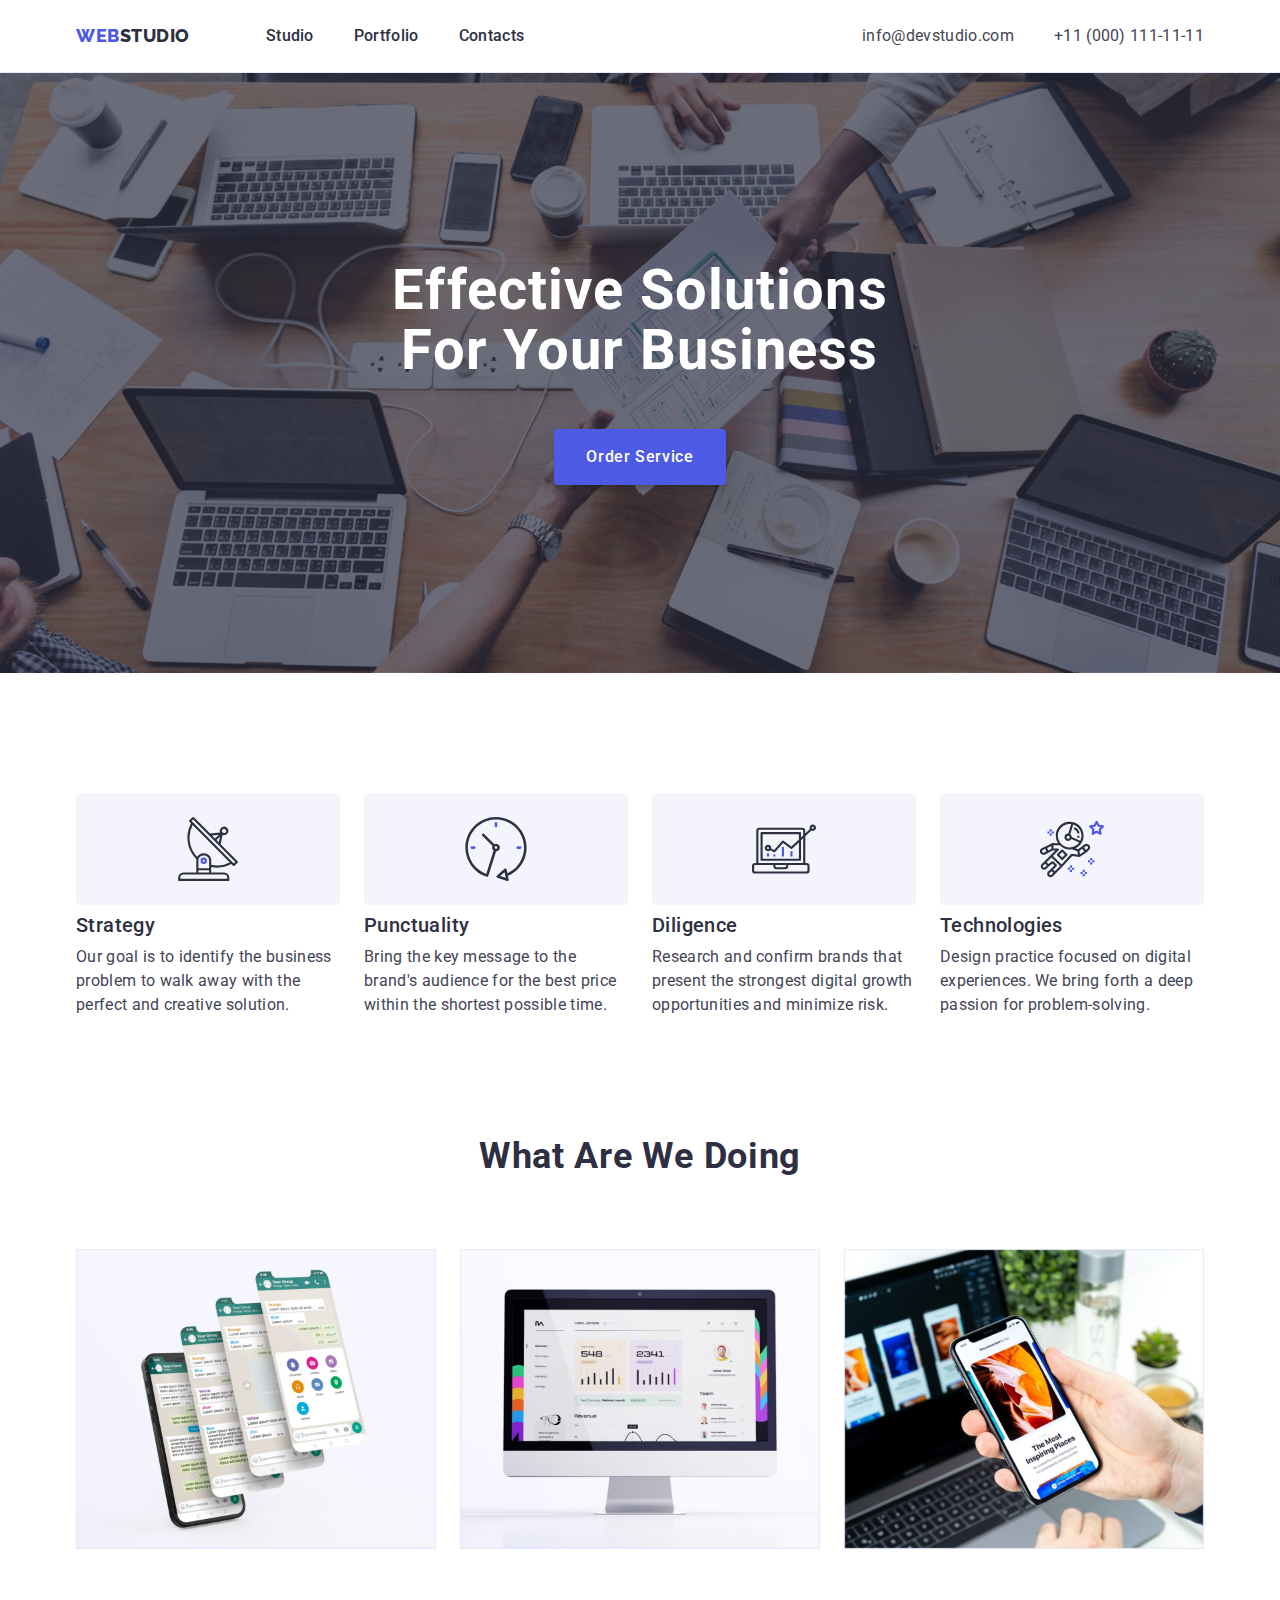
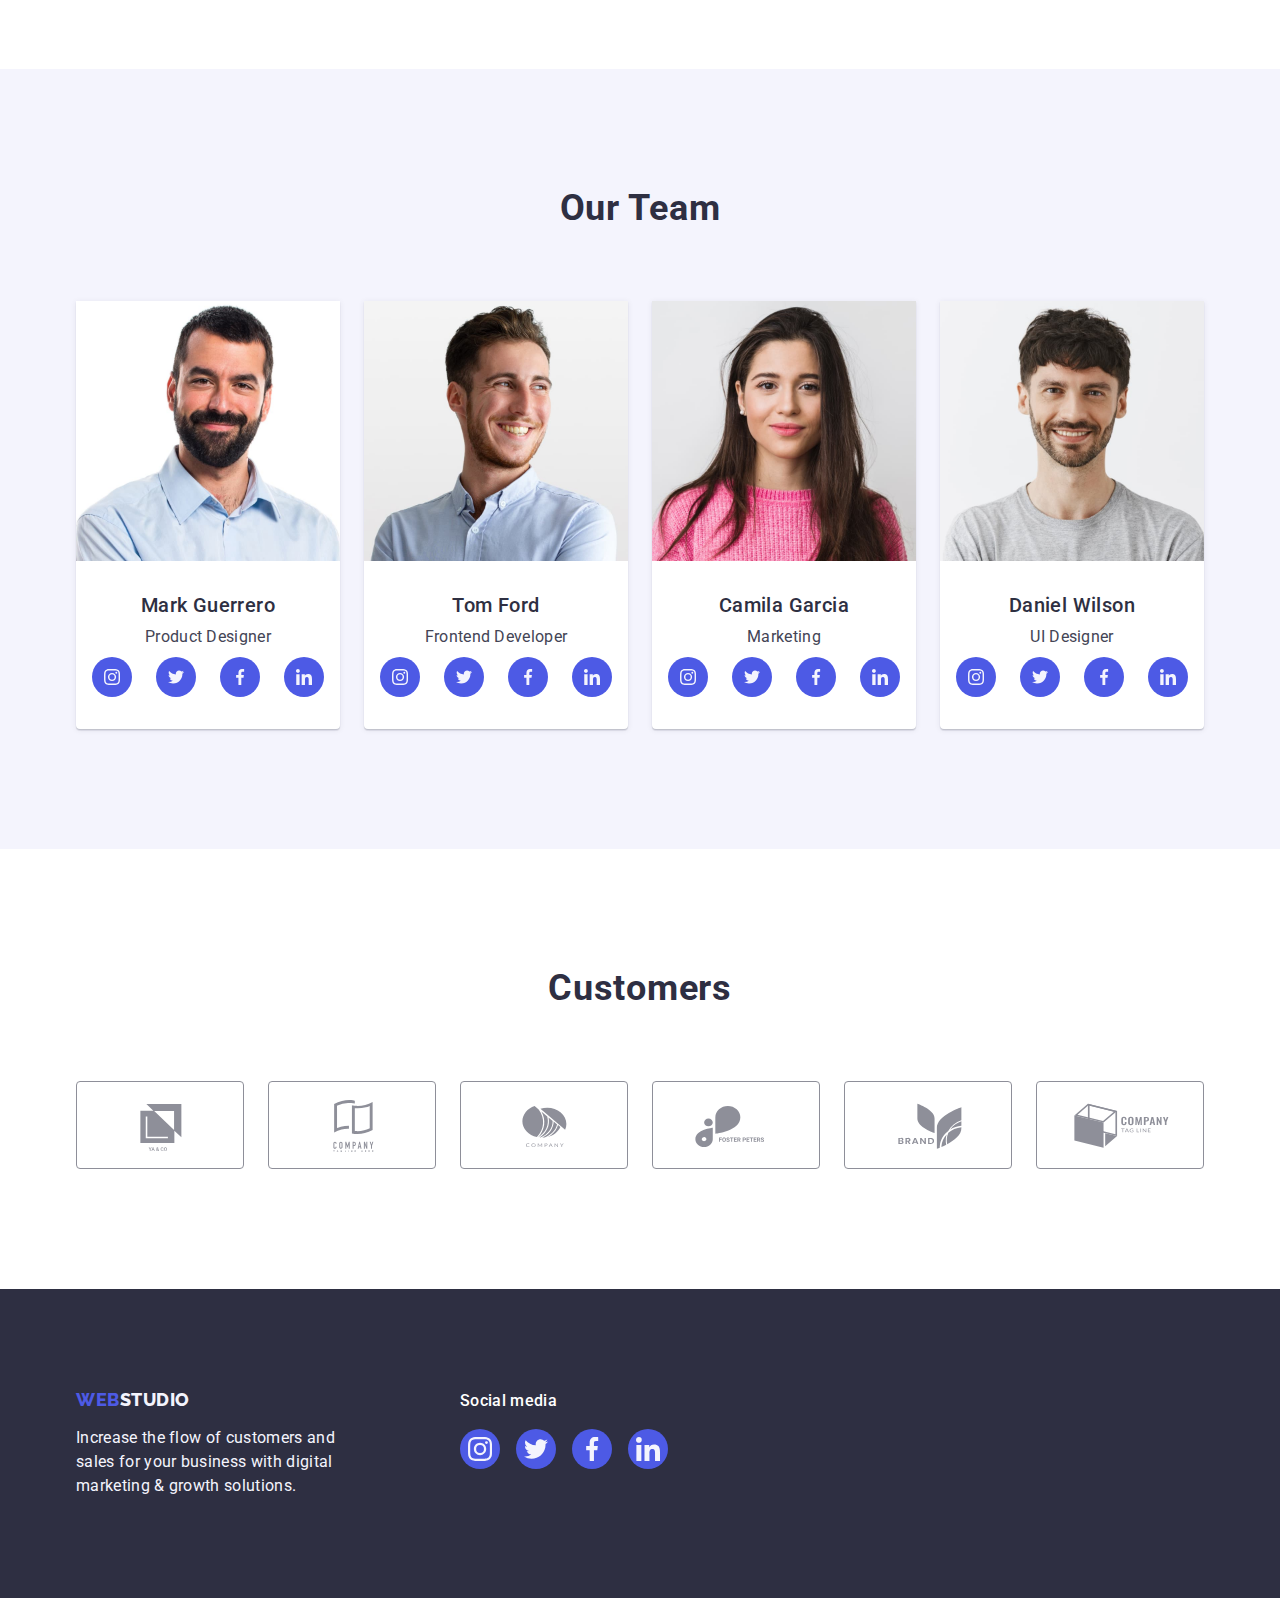
<file: index.html>
<!DOCTYPE html>
<html lang="en">
    <head>
        <meta charset="UTF-8" />
        <meta http-equiv="X-UA-Compatible" content="IE=edge" />
        <meta name="viewport" content="width=device-width, initial-scale=1.0" />
        <title>Document</title>
        <link rel="preconnect" href="https://fonts.googleapis.com" />
        <link rel="preconnect" href="https://fonts.gstatic.com" crossorigin />
        <link
            rel="stylesheet"
            href="https://cdn.jsdelivr.net/npm/modern-normalize@1.1.0/modern-normalize.min.css"
        />
        <link
            href="https://fonts.googleapis.com/css2?family=Raleway:wght@800&family=Roboto:wght@400;500;700&display=swap"
            rel="stylesheet"
        />
        <link rel="stylesheet" href="./css/style.css" />
    </head>
    <body>
        <header class="header">
            <div class="container">
                <nav class="nav">
                    <a class="link logo" href="./index.html"
                        ><span class="accent">Web</span>Studio</a
                    >
                    <ul class="site-nav list">
                        <li><a class="link" href="./index.html">Studio</a></li>
                        <li><a class="link" href="./portfolio.html">Portfolio</a></li>
                        <li><a class="link" href="">Contacts</a></li>
                    </ul>
                </nav>
                <address class="contacts">
                    <ul class="list">
                        <li>
                            <a class="link" href="mailto:info@devstudio.com">info@devstudio.com</a>
                        </li>
                        <li><a class="link" href="tel:+110001111111">+11 (000) 111-11-11</a></li>
                    </ul>
                </address>
            </div>
        </header>
        <main>
            <section class="hero">
                <div class="container">
                    <h1 class="title">Effective Solutions for Your Business</h1>
                    <button class="btn" type="button">Order Service</button>
                </div>
            </section>
            <section class="about">
                <div class="container">
                    <h2 class="visually-hidden">About the company</h2>
                    <ul class="list">
                        <li class="item">
                            <div class="thumb">
                                <svg class="icon" width="64" height="64">
                                    <use href="./images/icons.svg#antenna"></use>
                                </svg>
                            </div>
                            <h3 class="subtitle">Strategy</h3>
                            <p class="text">
                                Our goal is to identify the business problem to walk away with the
                                perfect and creative solution.
                            </p>
                        </li>
                        <li class="item">
                            <div class="thumb">
                                <svg class="icon" width="64" height="64">
                                    <use href="./images/icons.svg#clock"></use>
                                </svg>
                            </div>
                            <h3 class="subtitle">Punctuality</h3>
                            <p class="text">
                                Bring the key message to the brand's audience for the best price
                                within the shortest possible time.
                            </p>
                        </li>
                        <li class="item">
                            <div class="thumb">
                                <svg class="icon" width="64" height="64">
                                    <use href="./images/icons.svg#diagram"></use>
                                </svg>
                            </div>
                            <h3 class="subtitle">Diligence</h3>
                            <p class="text">
                                Research and confirm brands that present the strongest digital
                                growth opportunities and minimize risk.
                            </p>
                        </li>
                        <li class="item">
                            <div class="thumb">
                                <svg class="icon" width="64" height="64">
                                    <use href="./images/icons.svg#astronaut"></use>
                                </svg>
                            </div>
                            <h3 class="subtitle">Technologies</h3>
                            <p class="text">
                                Design practice focused on digital experiences. We bring forth a
                                deep passion for problem-solving.
                            </p>
                        </li>
                    </ul>
                </div>
            </section>
            <section class="work">
                <div class="container">
                    <h2 class="title">What are we doing</h2>
                    <ul class="list">
                        <li class="item">
                            <img
                                src="./images/studio/img2.jpg"
                                alt="app"
                                width="360"
                                height="300"
                            />
                        </li>
                        <li class="item">
                            <img
                                src="./images/studio/img1.jpg"
                                alt="site"
                                width="360"
                                height="300"
                            />
                        </li>
                        <li class="item">
                            <img
                                src="./images/studio/img3.jpg"
                                alt="Design"
                                width="360"
                                height="300"
                            />
                        </li>
                    </ul>
                </div>
            </section>
            <section class="team">
                <div class="container">
                    <h2 class="title">Our Team</h2>
                    <ul class="list">
                        <li class="team-item">
                            <img
                                src="./images/studio/mark.jpg"
                                alt="foto"
                                width="264"
                                height="260"
                            />
                            <div class="desc">
                                <h3 class="subtitle">Mark Guerrero</h3>
                                <p class="text">Product Designer</p>
                                <ul class="social-links list">
                                    <li class="social-link">
                                        <a class="link" href="" aria-label="instagram">
                                            <svg class="social-icon" width="16" height="16">
                                                <use href="./images/icons.svg#instagram"></use>
                                            </svg>
                                        </a>
                                    </li>
                                    <li class="social-link">
                                        <a class="link" href="" aria-label="twitter">
                                            <svg class="social-icon" width="16" height="16">
                                                <use href="./images/icons.svg#twitter"></use>
                                            </svg>
                                        </a>
                                    </li>
                                    <li class="social-link">
                                        <a class="link" href="" aria-label="facebook">
                                            <svg class="social-icon" width="16" height="16">
                                                <use href="./images/icons.svg#facebook"></use>
                                            </svg>
                                        </a>
                                    </li>
                                    <li class="social-link">
                                        <a class="link" href="" aria-label="linkedin">
                                            <svg class="social-icon" width="16" height="16">
                                                <use href="./images/icons.svg#linkedin"></use>
                                            </svg>
                                        </a>
                                    </li>
                                </ul>
                            </div>
                        </li>
                        <li class="team-item">
                            <img
                                src="./images/studio/tom.jpg"
                                alt="foto"
                                width="264"
                                height="260"
                            />
                            <div class="desc">
                                <h3 class="subtitle">Tom Ford</h3>
                                <p class="text">Frontend Developer</p>
                                <ul class="social-links list">
                                    <li class="social-link">
                                        <a class="link" href="" aria-label="instagram">
                                            <svg class="social-icon" width="16" height="16">
                                                <use href="./images/icons.svg#instagram"></use>
                                            </svg>
                                        </a>
                                    </li>
                                    <li class="social-link">
                                        <a class="link" href="" aria-label="twitter">
                                            <svg class="social-icon" width="16" height="16">
                                                <use href="./images/icons.svg#twitter"></use>
                                            </svg>
                                        </a>
                                    </li>
                                    <li class="social-link">
                                        <a class="link" href="" aria-label="facebook">
                                            <svg class="social-icon" width="16" height="16">
                                                <use href="./images/icons.svg#facebook"></use>
                                            </svg>
                                        </a>
                                    </li>
                                    <li class="social-link">
                                        <a class="link" href="" aria-label="linkedin">
                                            <svg class="social-icon" width="16" height="16">
                                                <use href="./images/icons.svg#linkedin"></use>
                                            </svg>
                                        </a>
                                    </li>
                                </ul>
                            </div>
                        </li>
                        <li class="team-item">
                            <img
                                src="./images/studio/camila.jpg"
                                alt="foto"
                                width="264"
                                height="260"
                            />
                            <div class="desc">
                                <h3 class="subtitle">Camila Garcia</h3>
                                <p class="text">Marketing</p>
                                <ul class="social-links list">
                                    <li class="social-link">
                                        <a class="link" href="" aria-label="instagram">
                                            <svg class="social-icon" width="16" height="16">
                                                <use href="./images/icons.svg#instagram"></use>
                                            </svg>
                                        </a>
                                    </li>
                                    <li class="social-link">
                                        <a class="link" href="" aria-label="twitter">
                                            <svg class="social-icon" width="16" height="16">
                                                <use href="./images/icons.svg#twitter"></use>
                                            </svg>
                                        </a>
                                    </li>
                                    <li class="social-link">
                                        <a class="link" href="" aria-label="facebook">
                                            <svg class="social-icon" width="16" height="16">
                                                <use href="./images/icons.svg#facebook"></use>
                                            </svg>
                                        </a>
                                    </li>
                                    <li class="social-link">
                                        <a class="link" href="" aria-label="linkedin">
                                            <svg class="social-icon" width="16" height="16">
                                                <use href="./images/icons.svg#linkedin"></use>
                                            </svg>
                                        </a>
                                    </li>
                                </ul>
                            </div>
                        </li>
                        <li class="team-item">
                            <img
                                src="./images/studio/daniel.jpg"
                                alt="foto"
                                width="264"
                                height="260"
                            />
                            <div class="desc">
                                <h3 class="subtitle">Daniel Wilson</h3>
                                <p class="text">UI Designer</p>
                                <ul class="social-links list">
                                    <li class="social-link">
                                        <a class="link" href="" aria-label="instagram">
                                            <svg class="social-icon" width="16" height="16">
                                                <use href="./images/icons.svg#instagram"></use>
                                            </svg>
                                        </a>
                                    </li>
                                    <li class="social-link">
                                        <a class="link" href="" aria-label="twitter">
                                            <svg class="social-icon" width="16" height="16">
                                                <use href="./images/icons.svg#twitter"></use>
                                            </svg>
                                        </a>
                                    </li>
                                    <li class="social-link">
                                        <a class="link" href="" aria-label="facebook">
                                            <svg class="social-icon" width="16" height="16">
                                                <use href="./images/icons.svg#facebook"></use>
                                            </svg>
                                        </a>
                                    </li>
                                    <li class="social-link">
                                        <a class="link" href="" aria-label="linkedin">
                                            <svg class="social-icon" width="16" height="16">
                                                <use href="./images/icons.svg#linkedin"></use>
                                            </svg>
                                        </a>
                                    </li>
                                </ul>
                            </div>
                        </li>
                    </ul>
                </div>
            </section>
            <section class="clients">
                <div class="container">
                    <h2 class="title">Customers</h2>
                    <ul class="list">
                        <li class="client"><a href="" class="link">
                            <svg class="icon" width="104" height="56">
                              <use href="./images/icons.svg#company"></use>
                            </svg>
                        </a></li>
                        <li class="client"><a href="" class="link">
                            <svg class="icon" width="104" height="56">
                              <use href="./images/icons.svg#company-1"></use>
                            </svg>
                        </a></li>
                        <li class="client"><a href="" class="link">
                            <svg class="icon" width="104" height="56">
                              <use href="./images/icons.svg#company-2"></use>
                            </svg>
                        </a></li>
                        <li class="client"><a href="" class="link">
                            <svg class="icon" width="104" height="56">
                              <use href="./images/icons.svg#company-3"></use>
                            </svg>
                        </a></li>
                        <li class="client"><a href="" class="link">
                            <svg class="icon" width="104" height="56">
                              <use href="./images/icons.svg#company-4"></use>
                            </svg>
                        </a></li>
                        <li class="client"><a href="" class="link">
                            <svg class="icon" width="104" height="56">
                              <use href="./images/icons.svg#company-5"></use>
                            </svg>
                        </a></li>
                    </ul>
                </div>
            </section>
        </main>
        <footer class="footer">
            <div class="container">
                <div class="slogan">
                    <a class="link logo" href="./index.html"><span class="accent">Web</span>Studio</a>
                    <p class="text">
                        Increase the flow of customers and sales for your business with digital
                        marketing & growth solutions.
                    </p>
                </div>
                <div class="social-media">
                    <p class="caption">Social media</p>
                    <ul class="social-links list">
                        <li class="social-link">
                            <a class="link" href="" aria-label="instagram">
                                <svg class="social-icon" width="24" height="24">
                                    <use href="./images/icons.svg#instagram"></use>
                                </svg>
                            </a>
                        </li>
                        <li class="social-link">
                            <a class="link" href="" aria-label="twitter">
                                <svg class="social-icon" width="24" height="24">
                                    <use href="./images/icons.svg#twitter"></use>
                                </svg>
                            </a>
                        </li>
                        <li class="social-link">
                            <a class="link" href="" aria-label="facebook">
                                <svg class="social-icon" width="24" height="24">
                                    <use href="./images/icons.svg#facebook"></use>
                                </svg>
                            </a>
                        </li>
                        <li class="social-link">
                            <a class="link" href="" aria-label="linkedin">
                                <svg class="social-icon" width="24" height="24">
                                    <use href="./images/icons.svg#linkedin"></use>
                                </svg>
                            </a>
                        </li>
                    </ul>
                </div>
            </div>
        </footer>
    </body>   
</html>
</file>
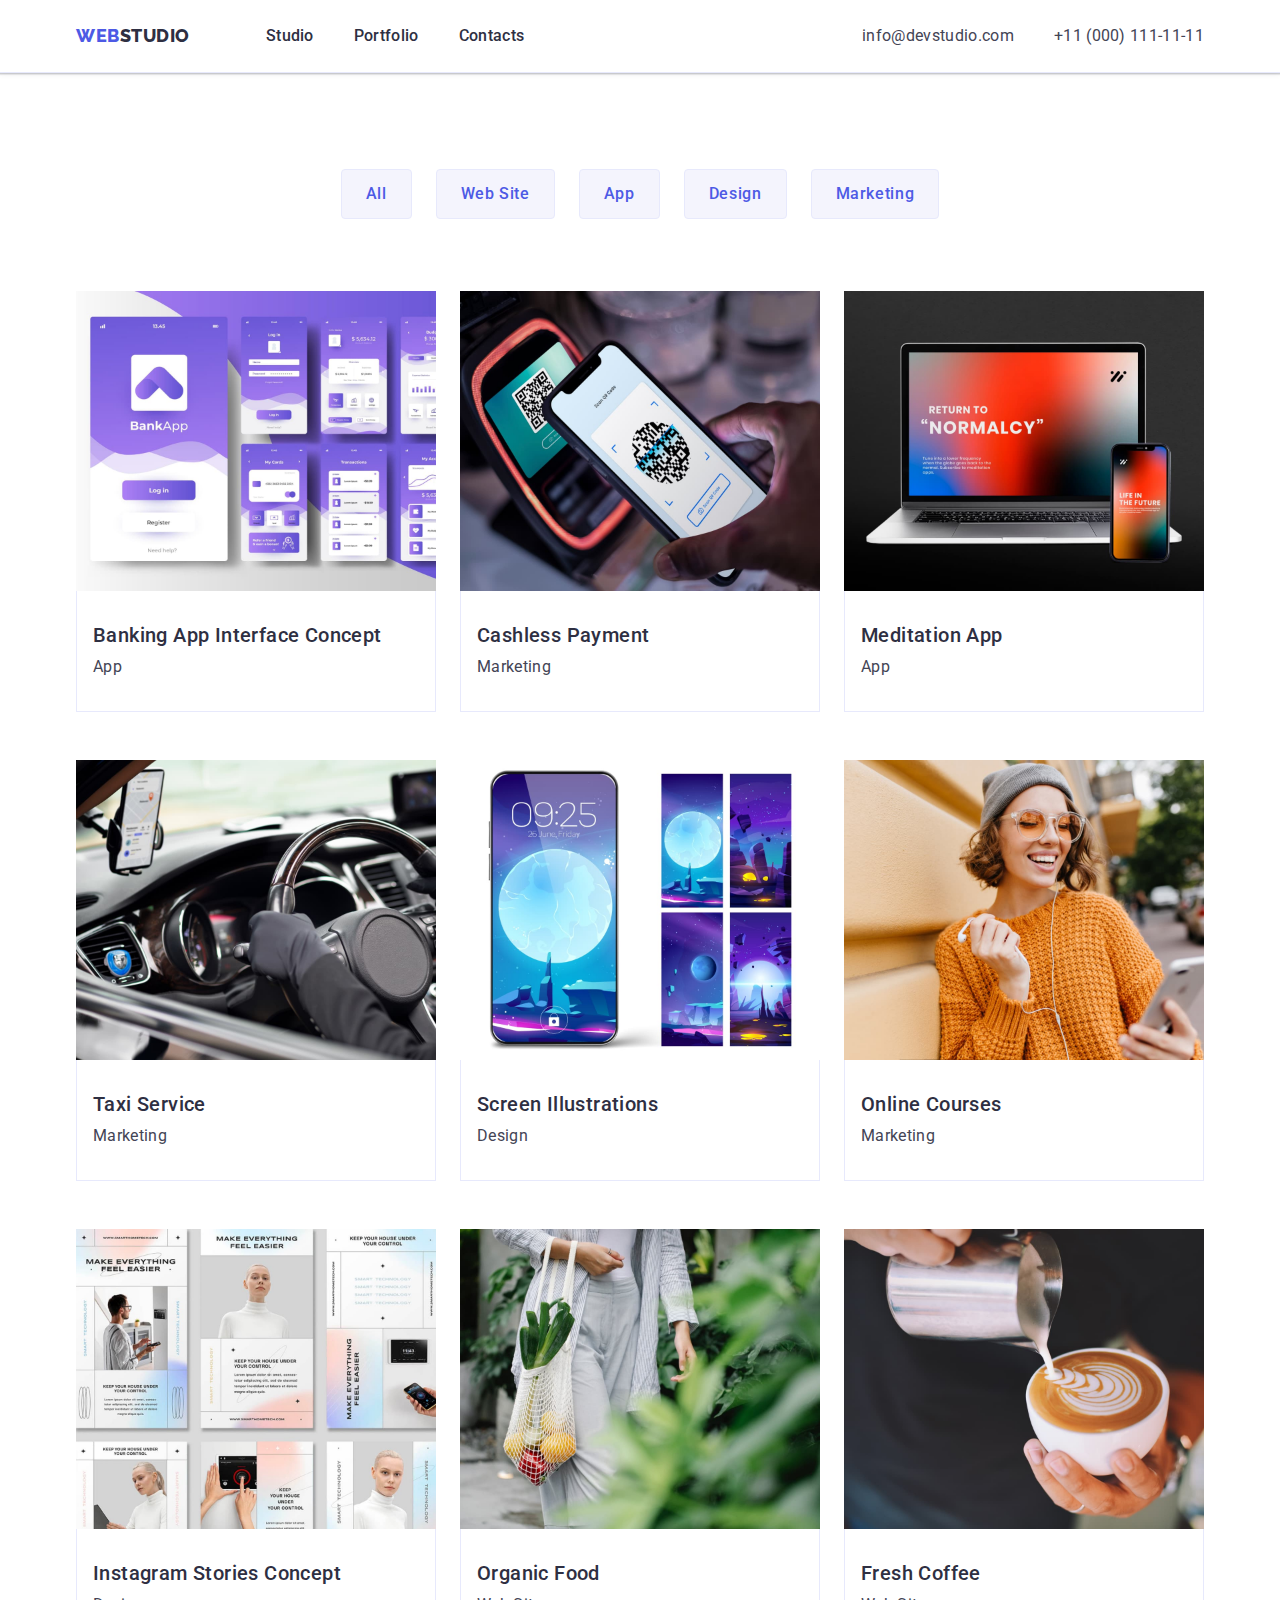
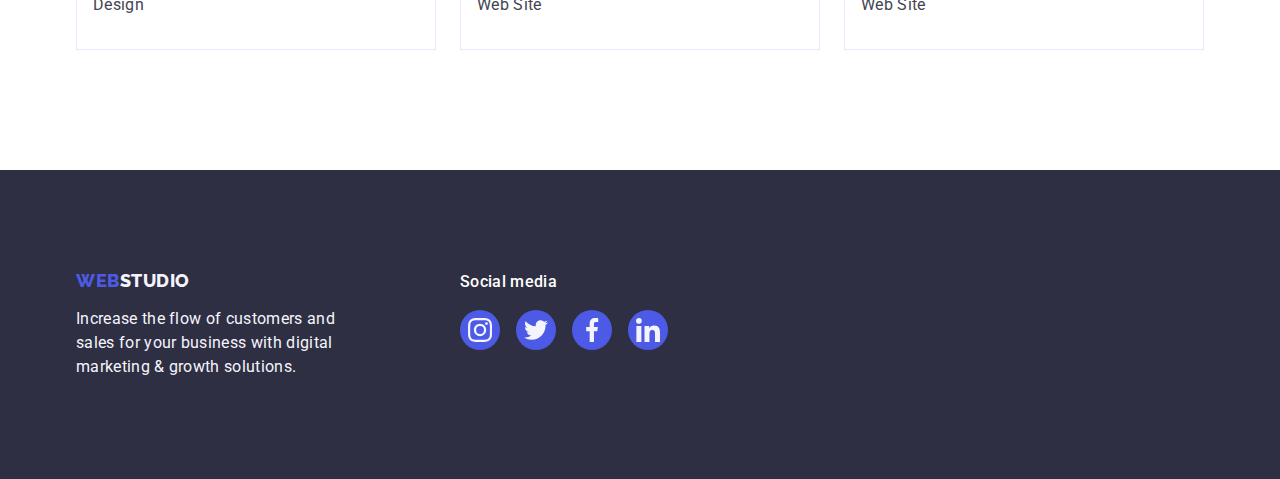
<file: portfolio.html>
<!DOCTYPE html>
<html lang="en">
    <head>
        <meta charset="UTF-8" />
        <meta http-equiv="X-UA-Compatible" content="IE=edge" />
        <meta name="viewport" content="width=device-width, initial-scale=1.0" />
        <title>Document</title>
        <link rel="preconnect" href="https://fonts.googleapis.com" />
        <link rel="preconnect" href="https://fonts.gstatic.com" crossorigin />
        <link
            rel="stylesheet"
            href="https://cdn.jsdelivr.net/npm/modern-normalize@1.1.0/modern-normalize.min.css"
        />
        <link
            href="https://fonts.googleapis.com/css2?family=Raleway:wght@800&family=Roboto:wght@400;500;700&display=swap"
            rel="stylesheet"
        />
        <link rel="stylesheet" href="./css/style.css" />
    </head>
    <body>
        <header class="header">
            <div class="container">
                <nav class="nav">
                    <a class="link logo" href="./index.html"
                        ><span class="accent">Web</span>Studio</a
                    >
                    <ul class="site-nav list">
                        <li><a class="link" href="./index.html">Studio</a></li>
                        <li><a class="link" href="./portfolio.html">Portfolio</a></li>
                        <li><a class="link" href="">Contacts</a></li>
                    </ul>
                </nav>
                <address class="contacts">
                    <ul class="list">
                        <li>
                            <a class="link" href="mailto:info@devstudio.com">info@devstudio.com</a>
                        </li>
                        <li><a class="link" href="tel:+110001111111">+11 (000) 111-11-11</a></li>
                    </ul>
                </address>
            </div>
        </header>
        <main>
            <section class="portfolio">
                <div class="container">
                    <h1 class="visually-hidden">Our work</h1>
                    <ul class="list filter">
                        <li><button class="btn" type="button">All</button></li>
                        <li><button class="btn" type="button">Web Site</button></li>
                        <li><button class="btn" type="button">App</button></li>
                        <li><button class="btn" type="button">Design</button></li>
                        <li><button class="btn" type="button">Marketing</button></li>
                    </ul>
                    <ul class="work-card list">
                        <li class="card">
                            <a class="link" href="">
                                <img
                                    class="img"
                                    src="./images/portfolio/img-8.jpg"
                                    alt="product"
                                    width="360"
                                    height="300"
                                />
                                <div class="desc">
                                    <h2 class="subtitle">Banking App Interface Concept</h2>
                                    <p class="text">App</p>
                                </div>
                            </a>
                        </li>
                        <li class="card">
                            <a class="link" href="">
                                <img
                                    class="img"
                                    src="./images/portfolio/img-7.jpg"
                                    alt="product"
                                    width="360"
                                    height="300"
                                />
                                <div class="desc">
                                    <h2 class="subtitle">Cashless Payment</h2>
                                    <p class="text">Marketing</p>
                                </div>
                            </a>
                        </li>
                        <li class="card">
                            <a class="link" href="">
                                <img
                                    class="img"
                                    src="./images/portfolio/img-6.jpg"
                                    alt="product"
                                    width="360"
                                    height="300"
                                />
                                <div class="desc">
                                    <h2 class="subtitle">Meditation App</h2>
                                    <p class="text">App</p>
                                </div>
                            </a>
                        </li>
                        <li class="card">
                            <a class="link" href="">
                                <img
                                    class="img"
                                    src="./images/portfolio/img-5.jpg"
                                    alt="product"
                                    width="360"
                                    height="300"
                                />
                                <div class="desc">
                                    <h2 class="subtitle">Taxi Service</h2>
                                    <p class="text">Marketing</p>
                                </div>
                            </a>
                        </li>
                        <li class="card">
                            <a class="link" href="">
                                <img
                                    class="img"
                                    src="./images/portfolio/img-4.jpg"
                                    alt="product"
                                    width="360"
                                    height="300"
                                />
                                <div class="desc">
                                    <h2 class="subtitle">Screen Illustrations</h2>
                                    <p class="text">Design</p>
                                </div>
                            </a>
                        </li>
                        <li class="card">
                            <a class="link" href="">
                                <img
                                    class="img"
                                    src="./images/portfolio/img-3.jpg"
                                    alt="product"
                                    width="360"
                                    height="300"
                                />
                                <div class="desc">
                                    <h2 class="subtitle">Online Courses</h2>
                                    <p class="text">Marketing</p>
                                </div>
                            </a>
                        </li>
                        <li class="card">
                            <a class="link" href="">
                                <img
                                    class="img"
                                    src="./images/portfolio/img-2.jpg"
                                    alt="product"
                                    width="360"
                                    height="300"
                                />
                                <div class="desc">
                                    <h2 class="subtitle">Instagram Stories Concept</h2>
                                    <p class="text">Design</p>
                                </div>
                            </a>
                        </li>
                        <li class="card">
                            <a class="link" href="">
                                <img
                                    class="img"
                                    src="./images/portfolio/img-1.jpg"
                                    alt="product"
                                    width="360"
                                    height="300"
                                />
                                <div class="desc">
                                    <h2 class="subtitle">Organic Food</h2>
                                    <p class="text">Web Site</p>
                                </div>
                            </a>
                        </li>
                        <li class="card">
                            <a class="link" href="">
                                <img
                                    class="img"
                                    src="./images/portfolio/img.jpg"
                                    alt="product"
                                    width="360"
                                    height="300"
                                />
                                <div class="desc">
                                    <h2 class="subtitle">Fresh Coffee</h2>
                                    <p class="text">Web Site</p>
                                </div>
                            </a>
                        </li>
                    </ul>
                </div>
            </section>
        </main>
         <footer class="footer">
            <div class="container">
                <div class="slogan">
                    <a class="link logo" href="./index.html"><span class="accent">Web</span>Studio</a>
                    <p class="text">
                        Increase the flow of customers and sales for your business with digital
                        marketing & growth solutions.
                    </p>
                </div>
                <div class="social-media">
                    <p class="caption">Social media</p>
                    <ul class="social-links list">
                        <li class="social-link">
                            <a class="link" href="" aria-label="instagram">
                                <svg class="social-icon" width="24" height="24">
                                    <use href="./images/icons.svg#instagram"></use>
                                </svg>
                            </a>
                        </li>
                        <li class="social-link">
                            <a class="link" href="" aria-label="twitter">
                                <svg class="social-icon" width="24" height="24">
                                    <use href="./images/icons.svg#twitter"></use>
                                </svg>
                            </a>
                        </li>
                        <li class="social-link">
                            <a class="link" href="" aria-label="facebook">
                                <svg class="social-icon" width="24" height="24">
                                    <use href="./images/icons.svg#facebook"></use>
                                </svg>
                            </a>
                        </li>
                        <li class="social-link">
                            <a class="link" href="" aria-label="linkedin">
                                <svg class="social-icon" width="24" height="24">
                                    <use href="./images/icons.svg#linkedin"></use>
                                </svg>
                            </a>
                        </li>
                    </ul>
                </div>
            </div>
        </footer>
    </body>
</html>
</file>
<file: css/style.css>
:root {
  --header-nav-color: #2E2F42;
  --main-text-color: #434455;
  --title-color: #2E2F42;
  --brand-color: #4D5AE5;
  --active-element-color: #404BBF;
  --active-element-footer: #31D0AA;
  --accent-color: #E7E9FC;
  --main-bg: #ffffff;
  --light-bg: #F4F4FD;
  --dark-bg: #2E2F42;
  --dark-bg-title-color: #ffffff;
  --dark-bg-element-color: #F4F4FD;
  --default-color-clients: #8E8F99;

  /* --outline: 2px solid red; */
}

body {
  font: 400 16px/1.5 'Roboto', sans-serif;
  letter-spacing: 0.02em;
  color: var(--main-text-color);
  background-color: var(--main-bg);
}

/*
  ******************************
   —————————— DEFAULT ——————————
  ******************************
*/
h1,
h2,
h3,
h4,
p,
ul {
  margin: 0;
  padding: 0;
}

img {
  display: block;
}

.btn {
  font-family: inherit;
  font-weight: 500;
  font-size: 16px;
  line-height: 1.5;
  letter-spacing: 0.04em;
  border: none;
  cursor: pointer;
}

.link {
  text-decoration: none;
  color: currentColor;
}

.list {
  list-style: none;
}

.title {
  margin-bottom: 72px;
  font-weight: 700;
  font-size: 36px;
  line-height: 1.11;
  letter-spacing: 0.02em;
  text-align: center;
  text-transform: capitalize;
}

.subtitle {
  font-weight: 500;
  font-size: 20px;
  line-height: 1.2;
  letter-spacing: 0.02em;
}

.title,
.subtitle {
  color: var(--title-color);
}

.visually-hidden {
  position: absolute;
  width: 1px;
  height: 1px;
  margin: -1px;
  border: 0;
  padding: 0;
  white-space: nowrap;
  clip-path: inset(100%);
  clip: rect(0 0 0 0);
  overflow: hidden;
}

.container {
  max-width: 1158px;
  margin-inline: auto;
  padding-inline: 15px;
}

/*
  ******************************
   —————————— HEADER ——————————
  ******************************
*/

.header {
  border-bottom: 1px solid var(--accent-color);
  box-shadow: 0px 2px 1px rgba(46, 47, 66, 0.08), 0px 1px 1px rgba(46, 47, 66, 0.16), 0px 1px 6px rgba(46, 47, 66, 0.08);
}

.header .container {
  display: flex;
  justify-content: space-between;
}

.logo {
  font: 800 18px/1.17 'Raleway', sans-serif;
  letter-spacing: 0.03em;
  text-transform: uppercase;
}

.logo .accent {
  color: var(--brand-color);
}


.nav {
  display: flex;
  align-items: center;
  gap: 76px;
  font-weight: 500;
  color: var(--header-nav-color);
}

.header .list {
  display: flex;
  gap: 40px;
}

.contacts {
  font-style: normal;
}

:where(.site-nav, .contacts) .link {
  display: inline-block;
  padding: 24px 0;
}

:where(.site-nav, .contacts) .link:is(:hover, :focus) {
  color: var(--active-element-color);
}

/*
  ******************************
   —————————— MAIN ——————————
  ******************************
*/

/*
  ******************************
   —————————— HERO ——————————
  ******************************
*/

.hero {
  max-width: 1440px;
  margin-inline: auto;
  padding: 188px 0;
  text-align: center;
  background-color: var(--dark-bg);
  background-image: linear-gradient(rgba(46, 47, 66, 0.7), rgba(46, 47, 66, 0.7)), url(../images/studio/hero.jpg);
  background-repeat: no-repeat;
  background-size: cover;
  background-position: center;
}

.hero .title {
  max-width: 496px;
  margin-inline: auto;
  margin-bottom: 48px;
  font-size: 56px;
  line-height: 1.07;
  color: var(--dark-bg-title-color);
}

.hero .btn {
  padding: 16px 32px;
  min-width: 169px;
  text-transform: capitalize;
  color: var(--dark-bg-title-color);
  background-color: var(--brand-color);
  box-shadow: 0px 4px 4px rgba(0, 0, 0, 0.15);
  border-radius: 4px;

}

.hero .btn:is(:hover, :focus) {
  background-color: var(--active-element-color);
}

/*
  ******************************
   —————————— ABOUT ——————————
  ******************************
*/

:where(.about, .work, .team) .list {
  display: flex;
  gap: 24px;
}

.about {
  padding: 120px 0;
}

.about .item {
  flex-basis: calc((100% - 24px * 3) / 4);
}

.thumb {
  height: 112px;
  margin-bottom: 8px;
  display: flex;
  justify-content: center;
  align-items: center;
  background-color: var(--light-bg);
  border-radius: 4px;
}

.about .subtitle {
  margin-bottom: 8px;
}

/*
  ******************************
   —————————— WORK ——————————
  ******************************
*/
.work {
  padding-bottom: 120px;
}

/*
  ******************************
   —————————— TEAM ——————————
  ******************************
*/

.team {
  padding: 120px 0;
  background-color: var(--light-bg);
}

.team-item {
  background-color: var(--main-bg);
  box-shadow: 0px 1px 6px rgba(46, 47, 66, 0.08), 0px 1px 1px rgba(46, 47, 66, 0.16), 0px 2px 1px rgba(46, 47, 66, 0.08);
  border-radius: 0px 0px 4px 4px;
}

.team-item .desc {
  padding: 32px 16px;
  text-align: center;
}

.team-item .subtitle {
  margin-bottom: 8px;
}

.team-item .text {
  margin-bottom: 8px;
}

.social-links {
  justify-content: center;
}

.social-link {
  width: 40px;
  height: 40px;
}

.social-link .link {
  width: 100%;
  height: 100%;
  display: flex;
  justify-content: center;
  align-items: center;
  color: var(--dark-bg-element-color);
  background-color: var(--brand-color);
  border-radius: 50%;
}

.social-link .link:is(:hover, :focus) {
  background-color: var(--active-element-color);
}

.social-link .social-icon {
  fill: currentColor;
}

/*
  ******************************
   —————————— CLIENTS ——————————
  ******************************
*/
.clients {
  padding: 120px 0;
}

.clients .list {
  display: flex;
  gap: 24px;
}

.client {
  height: 88px;
  flex-grow: 1;
}

.client .link {
  width: 100%;
  height: 100%;
  display: flex;
  justify-content: center;
  align-items: center;
  color: var(--default-color-clients);
  border: 1px solid var(--default-color-clients);
  border-radius: 4px;
}

.client .icon {
  fill: currentColor;
}

.client .link:is(:hover, :focus) {
  color: var(--active-element-color);
  border-color: var(--active-element-color);
}

/*
  ******************************
   —————————— FOOTER ——————————
  ******************************
*/

.footer {
  padding: 100px 0;
  color: var(--dark-bg-element-color);
  background-color: var(--dark-bg);
}

.footer .container {
  display: flex;
}

.slogan {
  margin-right: 120px;
}

.slogan .logo {
  margin-bottom: 16px;
  display: inline-block;
}

.slogan .text {
  max-width: 264px;
}

.footer .caption {
  margin-bottom: 16px;
  font-weight: 500;
  color: var(--dark-bg-title-color);
}

.social-media .social-links {
  display: flex;
  gap: 16px;
}

.social-media .link:is(:hover, :focus) {
  background-color: var(--active-element-footer);
}

/*
  ******************************
  ————————— PORTFOLIO —————————
  ******************************
*/
.portfolio {
  padding: 96px 0 120px;
}

.filter {
  margin-bottom: 72px;
  display: flex;
  justify-content: center;
  gap: 24px;
}

.filter .btn {
  padding: 12px 24px;
  color: var(--brand-color);
  background-color: var(--light-bg);
  border: 1px solid var(--accent-color);
  border-radius: 4px;
}

.filter .btn:is(:hover, :focus) {
  color: var(--dark-bg-title-color);
  background-color: var(--active-element-color);
  border-color: transparent;
  box-shadow: 0px 3px 1px rgba(0, 0, 0, 0.1), 0px 2px 1px rgba(0, 0, 0, 0.08), 0px 2px 2px rgba(0, 0, 0, 0.12);
  border-radius: 4px;
}

.work-card {
  display: flex;
  flex-wrap: wrap;
  gap: 48px 24px;
}

.card .link {
  display: block;
}

.card .link:is(:hover, :focus) {
  box-shadow: 0px 1px 6px rgba(46, 47, 66, 0.08), 0px 1px 1px rgba(46, 47, 66, 0.16), 0px 2px 1px rgba(46, 47, 66, 0.08);
}

.work-card .desc {
  padding: 32px 16px;
  border-bottom: 1px solid var(--accent-color);
  border-left: 1px solid var(--accent-color);
  border-right: 1px solid var(--accent-color);
}

.work-card .subtitle {
  margin-bottom: 8px;
}
</file>
